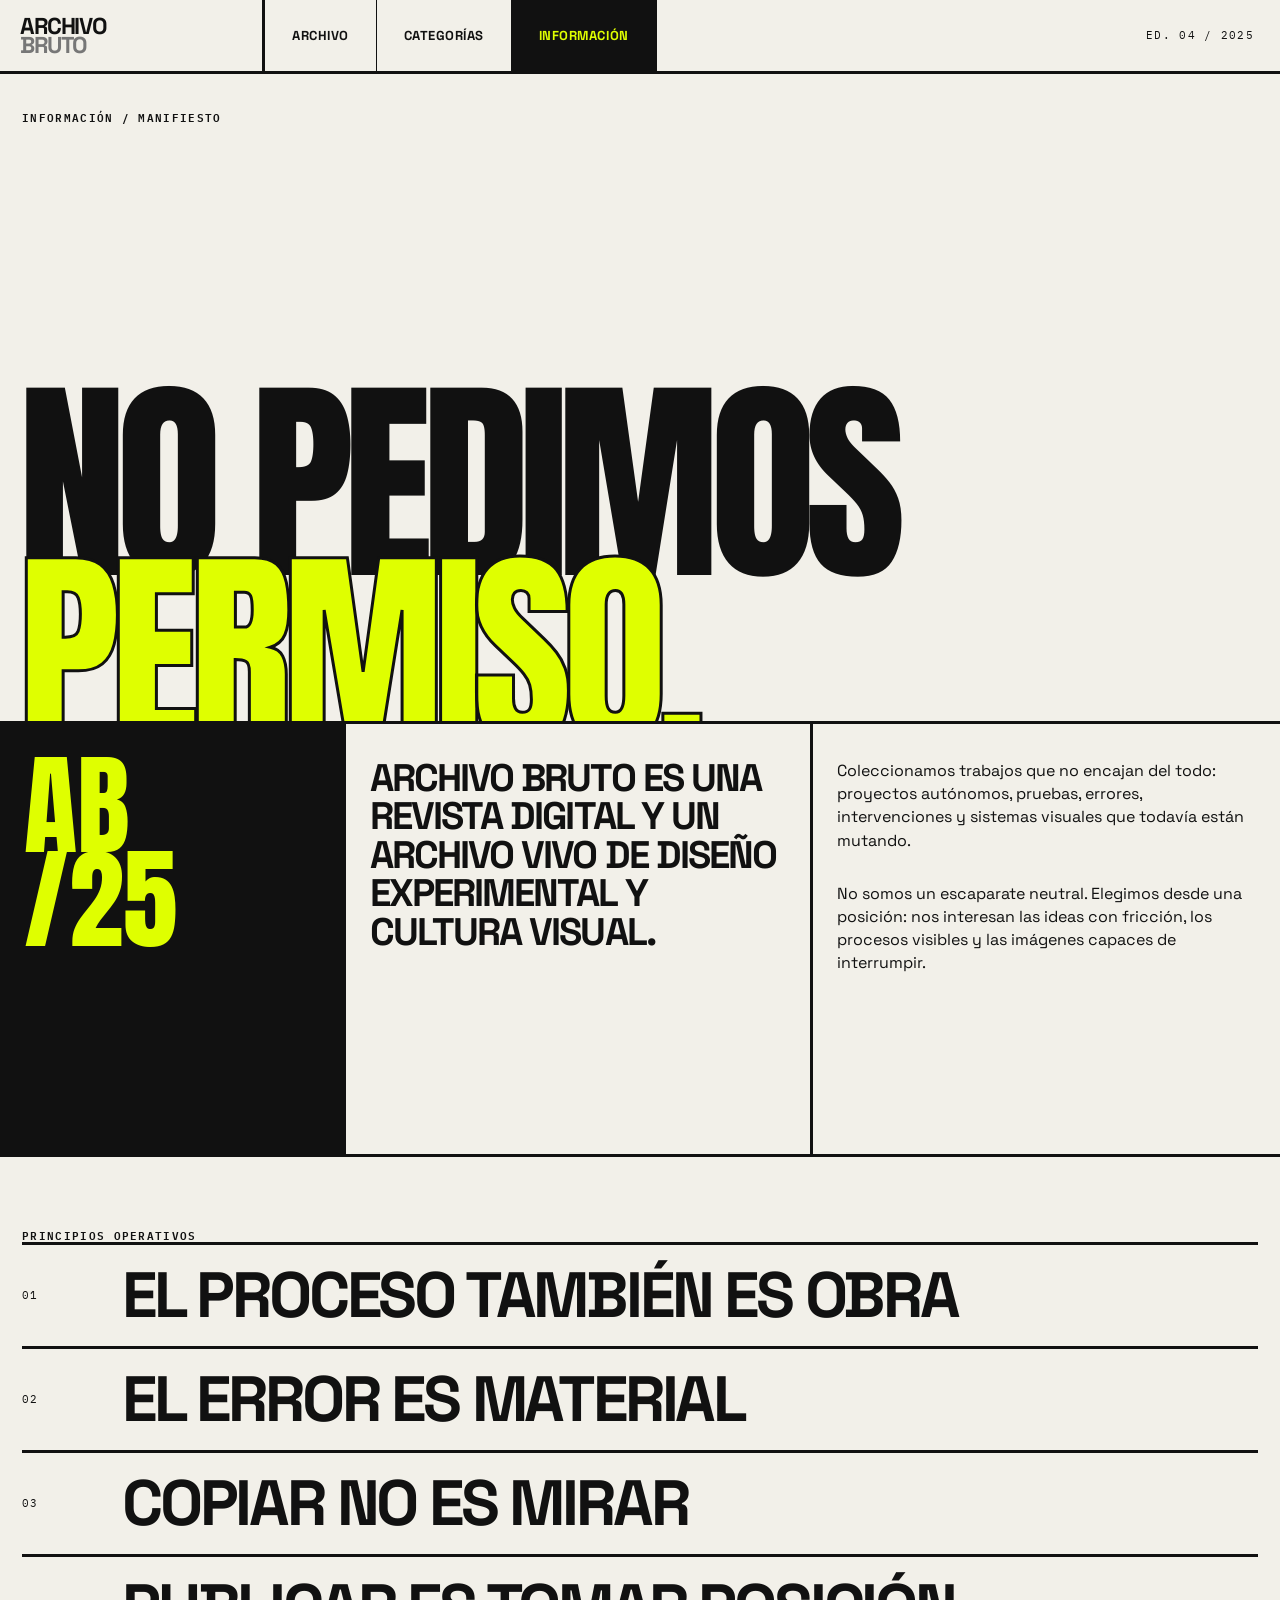
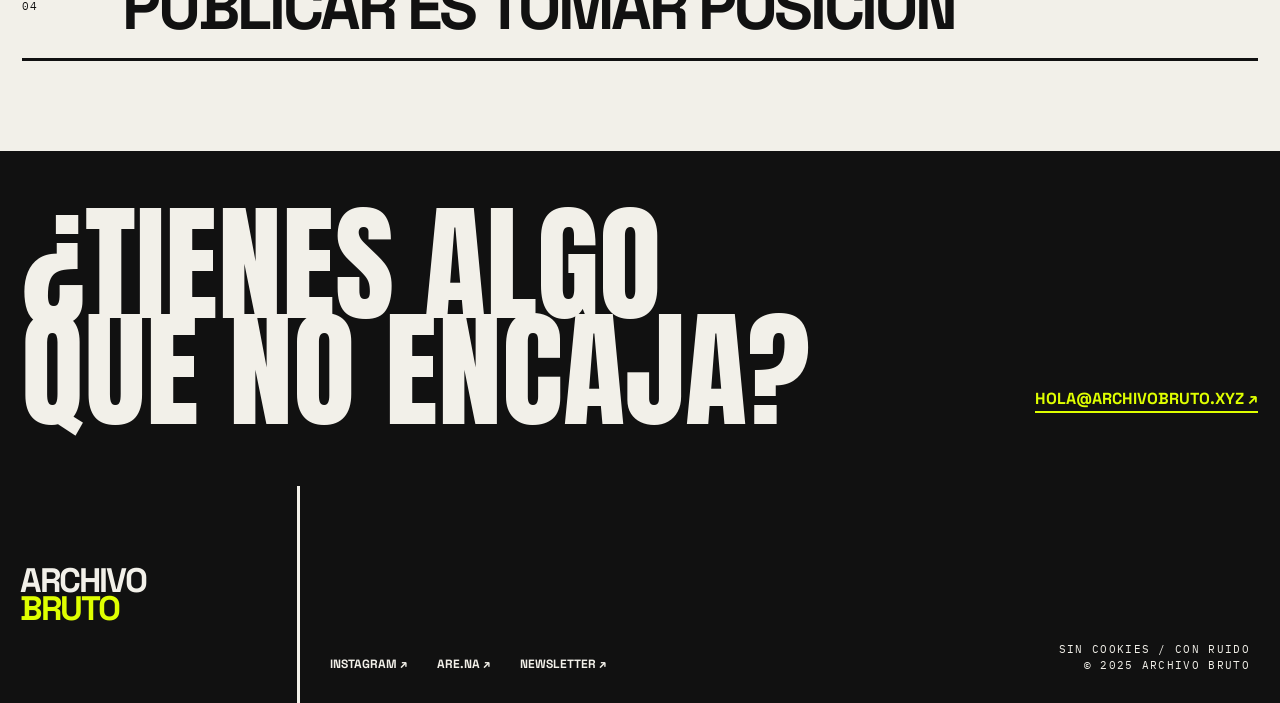
<file: informacion.html>
<!doctype html>
<html lang="es">
  <head>
    <meta charset="UTF-8" />
    <meta name="viewport" content="width=device-width, initial-scale=1.0" />
    <title>ARCHIVO BRUTO — Información</title>
    <link rel="icon" href="./favicon.png" />
    <link rel="stylesheet" href="./css/styles.css" />
    <noscript><style>[data-reveal] { opacity: 1; transform: none; }</style></noscript>
  </head>
  <body>
    <div class="site-shell">
      <header class="header">
        <a class="brand" href="./index.html" aria-label="Ir a inicio">ARCHIVO<span>BRUTO</span></a>
        <nav class="nav" aria-label="Navegación principal">
          <a href="./archivo.html">ARCHIVO</a>
          <a href="./categorias.html">CATEGORÍAS</a>
          <a class="active" href="./informacion.html">INFORMACIÓN</a>
        </nav>
        <button class="menu-toggle" aria-expanded="false" aria-label="Abrir menú">MENÚ +</button>
        <span class="issue mono">ED. 04 / 2025</span>
      </header>
      <main class="page-stage">
        <section class="about">
          <div class="about__hero about__hero--animated">
            <p class="eyebrow">INFORMACIÓN / MANIFIESTO</p>
            <h1>NO PEDIMOS<br /><span>PERMISO.</span></h1>
          </div>
          <div class="about__grid" data-reveal>
            <div class="about__number">AB<br />/25</div>
            <div class="about__lead">
              ARCHIVO BRUTO ES UNA REVISTA DIGITAL Y UN ARCHIVO VIVO DE DISEÑO EXPERIMENTAL Y
              CULTURA VISUAL.
            </div>
            <div class="about__copy">
              <p>
                Coleccionamos trabajos que no encajan del todo: proyectos autónomos, pruebas,
                errores, intervenciones y sistemas visuales que todavía están mutando.
              </p>
              <p>
                No somos un escaparate neutral. Elegimos desde una posición: nos interesan las
                ideas con fricción, los procesos visibles y las imágenes capaces de interrumpir.
              </p>
            </div>
          </div>
          <div class="principles" data-reveal>
            <p class="eyebrow">PRINCIPIOS OPERATIVOS</p>
            <div>
              <span class="mono">01</span>
              <strong>EL PROCESO TAMBIÉN ES OBRA</strong>
            </div>
            <div>
              <span class="mono">02</span>
              <strong>EL ERROR ES MATERIAL</strong>
            </div>
            <div>
              <span class="mono">03</span>
              <strong>COPIAR NO ES MIRAR</strong>
            </div>
            <div>
              <span class="mono">04</span>
              <strong>PUBLICAR ES TOMAR POSICIÓN</strong>
            </div>
          </div>
          <div class="contact-block" data-reveal>
            <p>¿TIENES ALGO<br />QUE NO ENCAJA?</p>
            <a href="mailto:hola@archivobruto.xyz">HOLA@ARCHIVOBRUTO.XYZ ↗</a>
          </div>
        </section>
      </main>
      <footer>
        <a class="brand brand--footer" href="./index.html">ARCHIVO<span>BRUTO</span></a>
        <div class="footer__center">
          <span>INSTAGRAM ↗</span>
          <span>ARE.NA ↗</span>
          <span>NEWSLETTER ↗</span>
        </div>
        <div class="mono footer__end">
          SIN COOKIES / CON RUIDO
          <br />© 2025 ARCHIVO BRUTO
        </div>
      </footer>
    </div>

    <script src="./js/main.js"></script>
  </body>
</html>
</file>
<file: css/styles.css>
@import url("https://fonts.googleapis.com/css2?family=Anton&family=IBM+Plex+Mono:wght@400;500;600&family=Space+Grotesk:wght@400;500;600;700&display=swap");

/* ==========================================================
   RESET
   Tailwind aplicaba esto automáticamente (se llama "preflight").
   Sin Tailwind hay que ponerlo a mano, o el diseño se vería distinto.
   ========================================================== */
*,
::before,
::after {
  box-sizing: border-box;
  margin: 0;
  padding: 0;
  border: 0 solid;
}

html {
  line-height: 1.5;
  -webkit-text-size-adjust: 100%;
  tab-size: 4;
  font-family:
    ui-sans-serif, system-ui, sans-serif, "Apple Color Emoji", "Segoe UI Emoji",
    "Segoe UI Symbol", "Noto Color Emoji";
  -webkit-tap-highlight-color: transparent;
}

h1,
h2,
h3,
h4,
h5,
h6 {
  font-size: inherit;
  font-weight: inherit;
}

a {
  color: inherit;
  text-decoration: inherit;
}

b,
strong {
  font-weight: bolder;
}

ol,
ul,
menu {
  list-style: none;
}

img,
svg,
video,
canvas,
audio,
iframe,
embed,
object {
  display: block;
  vertical-align: middle;
}

img,
video {
  max-width: 100%;
  height: auto;
}

button,
input,
select,
optgroup,
textarea {
  font: inherit;
  letter-spacing: inherit;
  color: inherit;
  border-radius: 0;
  background-color: transparent;
  opacity: 1;
}

::placeholder {
  opacity: 1;
  color: color-mix(in oklab, currentcolor 50%, transparent);
}

/* Necesario para el atributo hidden que usa el JS */
[hidden]:where(:not([hidden="until-found"])) {
  display: none !important;
}

/* ==========================================================
   ESTILOS DEL SITIO (tu index.css original)
   ========================================================== */
:root {
  --black: #111111;
  --paper: #f2f0e9;
  --acid: #dfff00;
  --gray: #777777;
  --border: 3px solid var(--black);
}

/* Base */
* {
  box-sizing: border-box;
}

html {
  scroll-behavior: smooth;
}

body {
  margin: 0;
  min-width: 320px;
  background: var(--paper);
  color: var(--black);
  font-family: "Space Grotesk", sans-serif;
  font-size: 16px;
}

button,
a,
input {
  font: inherit;
}

button,
a {
  color: inherit;
}

button {
  cursor: pointer;
}

::selection {
  background: var(--acid);
  color: var(--black);
}

.site-shell {
  overflow: hidden;
  background: var(--paper);
}

.mono,
.eyebrow {
  font-family: "IBM Plex Mono", monospace;
  font-size: 11px;
  letter-spacing: 0.12em;
  line-height: 1.4;
}

.eyebrow {
  font-weight: 600;
}

.header {
  height: 74px;
  border-bottom: var(--border);
  display: grid;
  grid-template-columns: 265px 1fr 160px;
  align-items: stretch;
  position: relative;
  z-index: 20;
  background: var(--paper);
}

.brand {
  display: flex;
  flex-direction: column;
  justify-content: center;
  border: 0;
  border-right: var(--border);
  background: transparent;
  padding: 0 20px;
  text-align: left;
  text-decoration: none;
  font-family: "Space Grotesk", sans-serif;
  font-weight: 700;
  font-size: 23px;
  letter-spacing: -0.06em;
  line-height: 0.8;
}

.brand span {
  display: block;
  color: var(--gray);
}

.nav {
  display: flex;
  align-items: stretch;
}

.nav a {
  display: flex;
  align-items: center;
  border: 0;
  border-right: 1px solid var(--black);
  background: transparent;
  padding: 0 27px;
  font-weight: 700;
  font-size: 13px;
  letter-spacing: 0.04em;
  text-decoration: none;
}

.nav a:hover,
.nav a.active {
  background: var(--black);
  color: var(--acid);
}

.issue {
  display: flex;
  align-items: center;
  justify-content: center;
}

.menu-toggle {
  display: none;
}

.hero {
  min-height: calc(100svh - 74px);
  padding: 20px 22px 0;
  display: grid;
  grid-template-rows: auto 1fr auto;
  background: var(--paper);
}

.hero__index {
  text-align: right;
}

.hero h1 {
  align-self: center;
  margin: 0 -8px;
  font-family: "Anton", sans-serif;
  font-size: clamp(135px, 20.5vw, 340px);
  font-weight: 400;
  line-height: 0.68;
  letter-spacing: -0.055em;
  white-space: nowrap;
}

.hero h1 span {
  display: block;
  transform: translateX(20.5vw);
  color: transparent;
  -webkit-text-stroke: 4px var(--black);
}

.hero__footer {
  display: grid;
  grid-template-columns: 1fr auto 1fr;
  align-items: end;
  padding-bottom: 22px;
}

.hero__footer p {
  margin: 0;
  font-size: clamp(20px, 2vw, 30px);
  line-height: 0.98;
  font-weight: 700;
  letter-spacing: -0.04em;
}

.hero__stamp {
  text-align: right;
}

.circle-action {
  display: flex;
  align-items: center;
  justify-content: center;
  width: 78px;
  height: 78px;
  border: var(--border);
  border-radius: 50%;
  background: var(--acid);
  font-size: 40px;
  line-height: 1;
  text-decoration: none;
}

.circle-action:hover {
  background: var(--black);
  color: var(--acid);
}

.arrow {
  display: inline-block;
  font-size: 1.4em;
  line-height: 0.7;
  transition: transform 160ms ease;
}

button:hover .arrow--right,
a:hover .arrow--right {
  transform: translateX(7px);
}

button:hover .arrow--left,
a:hover .arrow--left {
  transform: translateX(-7px);
}

button:hover .arrow--down,
a:hover .arrow--down {
  transform: translateY(5px);
}

.ticker {
  border-top: var(--border);
  border-bottom: var(--border);
  background: var(--black);
  color: var(--paper);
  overflow: hidden;
  padding: 13px 0;
  font-family: "Space Grotesk", sans-serif;
  font-weight: 700;
  font-size: 20px;
  white-space: nowrap;
}

.ticker__track {
  display: flex;
  width: max-content;
  animation: ticker 24s linear infinite;
  will-change: transform;
}

.ticker__content {
  display: flex;
  flex-shrink: 0;
}

.ticker__content > span {
  display: inline-flex;
  flex-shrink: 0;
  align-items: center;
}

.ticker b {
  color: var(--acid);
  padding: 0 22px;
}

/* Con 4 copias del contenido, -25% = el ancho exacto de una copia (bucle sin saltos) */
@keyframes ticker {
  to {
    transform: translateX(-25%);
  }
}

.section-pad {
  padding: 80px 22px 100px;
}

.section-heading {
  display: grid;
  grid-template-columns: 160px 1fr auto;
  align-items: start;
  border-bottom: var(--border);
  padding-bottom: 28px;
}

.big-number {
  font-family: "Anton", sans-serif;
  font-size: 120px;
  line-height: 0.78;
  color: var(--acid);
  -webkit-text-stroke: 2px var(--black);
}

.section-heading h2,
.category-block h2 {
  margin: 8px 0 0;
  font-family: "Anton", sans-serif;
  font-size: clamp(62px, 7vw, 104px);
  font-weight: 400;
  line-height: 0.82;
  letter-spacing: -0.03em;
}

/* Separa "SELECCIÓN EDITORIAL" hacia la derecha para que no lo tape la tilde de la Ú de "ÚLTIMOS" */
.section-heading .eyebrow {
  margin-left: clamp(40px, 5vw, 64px);
}

.section-note {
  align-self: end;
  margin: 0;
  font-size: 13px;
  font-weight: 600;
  line-height: 1.3;
}

.featured-grid,
.archive-grid {
  display: grid;
  grid-template-columns: repeat(2, 1fr);
}

.project-card {
  display: block;
  appearance: none;
  width: 100%;
  padding: 18px;
  border: 0;
  border-right: var(--border);
  border-bottom: var(--border);
  background: transparent;
  text-align: left;
  text-decoration: none;
}

.project-card:nth-child(2n) {
  border-right: 0;
}

.project-card--large {
  grid-row: span 2;
}

.project-card__image {
  height: 290px;
  overflow: hidden;
  position: relative;
  background: var(--black);
}

.project-card--large .project-card__image {
  height: 720px;
}

.project-card__image img {
  width: 100%;
  height: 100%;
  object-fit: cover;
  filter: grayscale(1) contrast(1.15);
  transition:
    filter 180ms ease,
    transform 260ms ease;
}

.project-card:hover .project-card__image img {
  filter: grayscale(0) contrast(1.1);
  transform: scale(1.025);
}

.project-card__open {
  position: absolute;
  top: 0;
  right: 0;
  padding: 10px 12px;
  background: var(--acid);
  color: var(--black);
  border-left: 2px solid var(--black);
  border-bottom: 2px solid var(--black);
  font-size: 11px;
  font-weight: 700;
  transform: translateY(-110%);
  transition: transform 160ms ease;
}

.project-card:hover .project-card__open {
  transform: translateY(0);
}

.project-card__meta {
  display: grid;
  grid-template-columns: 45px 1fr auto;
  gap: 10px;
  padding-top: 14px;
}

.project-card__meta h3 {
  margin: 0;
  font-size: 25px;
  line-height: 1;
  letter-spacing: -0.05em;
}

.project-card__meta p {
  margin: 5px 0 0;
  font-size: 12px;
  font-weight: 700;
}

.project-card__side {
  display: flex;
  flex-direction: column;
  align-items: flex-end;
  justify-content: space-between;
  text-align: right;
}

.brutal-link {
  display: flex;
  align-items: center;
  justify-content: space-between;
  width: 100%;
  border: var(--border);
  border-top: 0;
  padding: 22px 28px;
  background: var(--acid);
  font-size: clamp(24px, 3vw, 44px);
  font-weight: 700;
  letter-spacing: -0.04em;
  text-decoration: none;
}

.brutal-link:hover {
  background: var(--black);
  color: var(--acid);
}

.category-block {
  border-top: var(--border);
  border-bottom: var(--border);
  display: grid;
  grid-template-columns: 40% 60%;
  background: var(--black);
  color: var(--paper);
}

.category-block__intro {
  min-height: 650px;
  position: relative;
  padding: 40px 22px;
  border-right: 3px solid var(--paper);
}

.category-block__intro .big-number {
  position: absolute;
  right: 10px;
  bottom: -8px;
  font-size: 240px;
  -webkit-text-stroke-color: var(--paper);
}

.category-list a {
  width: 100%;
  min-height: 130px;
  display: grid;
  grid-template-columns: 70px 1fr auto;
  align-items: center;
  border: 0;
  border-bottom: 1px solid var(--paper);
  padding: 0 30px;
  background: transparent;
  color: var(--paper);
  text-align: left;
  text-decoration: none;
}

.category-list a:last-child {
  border-bottom: 0;
}

.category-list a:hover {
  background: var(--acid);
  color: var(--black);
}

.category-list strong {
  font-size: clamp(27px, 3vw, 48px);
  letter-spacing: -0.05em;
}

.manifesto {
  padding: 110px 22px;
  text-align: center;
}

.manifesto blockquote {
  margin: 40px auto 55px;
  font-family: "Anton", sans-serif;
  font-size: clamp(66px, 10vw, 155px);
  font-weight: 400;
  line-height: 0.83;
  letter-spacing: -0.035em;
}

.manifesto mark {
  background: none;
  color: var(--black);
  padding: 0 0.08em;
}

.manifesto blockquote span {
  color: transparent;
  -webkit-text-stroke: 3px var(--black);
}

.manifesto a {
  display: inline-block;
  border: 0;
  border-bottom: 2px solid var(--black);
  padding: 5px 0;
  background: transparent;
  font-weight: 700;
  text-decoration: none;
}

footer {
  min-height: 220px;
  display: grid;
  grid-template-columns: 300px 1fr 270px;
  background: var(--black);
  color: var(--paper);
  border-top: var(--border);
}

.brand--footer {
  color: var(--paper);
  border-right-color: var(--paper);
  font-size: 34px;
}

.brand--footer span {
  color: var(--acid);
}

.footer__center {
  display: flex;
  align-items: flex-end;
  gap: 30px;
  padding: 30px;
  font-size: 12px;
  font-weight: 700;
}

.footer__center span:hover {
  color: var(--acid);
}

.footer__end {
  align-self: end;
  padding: 30px;
  text-align: right;
}

/* Category directory */
.categories-page__header {
  min-height: 560px;
  position: relative;
  display: grid;
  grid-template-columns: 1fr 320px;
  align-content: end;
  padding: 35px 22px 0;
  border-bottom: var(--border);
  overflow: hidden;
}

.categories-page__header > .eyebrow {
  position: absolute;
  top: 35px;
  left: 22px;
}

.categories-page__header h1 {
  margin: 0 0 -0.08em -0.02em;
  font-family: "Anton", sans-serif;
  font-size: clamp(110px, 18vw, 285px);
  font-weight: 400;
  line-height: 0.78;
  letter-spacing: -0.05em;
  animation: title-enter 900ms 380ms cubic-bezier(0.16, 1, 0.3, 1) both;
}

.categories-page__intro {
  align-self: end;
  margin: 0 0 35px;
  font-size: 20px;
  font-weight: 700;
  line-height: 1.1;
  letter-spacing: -0.035em;
}

.category-directory {
  display: grid;
  grid-template-columns: repeat(2, 1fr);
  padding: 0 22px 100px;
}

.category-directory__item {
  padding: 20px;
  border-right: var(--border);
  border-bottom: var(--border);
  color: var(--black);
  text-decoration: none;
  /* La transición (aparición + fondo/color del hover) está más abajo, junto a .project-card,
     porque la regla [data-reveal] la anulaba si se definía aquí. */
}

.category-directory__item:nth-child(2n) {
  border-right: 0;
}

.category-directory__item:last-child {
  grid-column: 1 / -1;
  border-right: 0;
}

.category-directory__image {
  height: 330px;
  position: relative;
  overflow: hidden;
  background: var(--black);
}

.category-directory__item:last-child .category-directory__image {
  height: 440px;
}

.category-directory__image img {
  width: 100%;
  height: 100%;
  object-fit: cover;
  filter: grayscale(1) contrast(1.15);
  transition:
    filter 180ms ease,
    transform 260ms ease;
}

.category-directory__image > span {
  position: absolute;
  top: 0;
  right: 0;
  padding: 10px 12px;
  border-bottom: 2px solid var(--black);
  border-left: 2px solid var(--black);
  background: var(--acid);
  color: var(--black);
  transform: translateY(-110%);
  transition: transform 160ms ease;
}

.category-directory__content {
  display: grid;
  grid-template-columns: 85px 1fr auto;
  gap: 18px;
  padding-top: 18px;
}

.category-directory__number {
  font-family: "Anton", sans-serif;
  font-size: 70px;
  line-height: 0.8;
  color: var(--acid);
  -webkit-text-stroke: 1.5px var(--black);
}

.category-directory__content h2 {
  margin: 0;
  font-size: clamp(30px, 3vw, 48px);
  line-height: 0.9;
  letter-spacing: -0.055em;
}

.category-directory__content p {
  max-width: 520px;
  margin: 12px 0 0;
  font-family: "IBM Plex Mono", monospace;
  font-size: 10px;
  line-height: 1.4;
  letter-spacing: 0.06em;
}

.category-directory__meta {
  display: flex;
  flex-direction: column;
  align-items: flex-end;
  justify-content: space-between;
  text-align: right;
}

.category-directory__item:hover {
  background: var(--black);
  color: var(--paper);
}

.category-directory__item:hover .category-directory__image img {
  filter: grayscale(0) contrast(1.1);
  transform: scale(1.025);
}

.category-directory__item:hover .category-directory__image > span {
  transform: translateY(0);
}

.category-directory__item:hover .category-directory__number {
  -webkit-text-stroke-color: var(--paper);
}

.category-back {
  display: inline-block;
  margin: 24px 22px 0;
  border-bottom: 1px solid var(--black);
  text-decoration: none;
}

/* Archive */
.archive-page,
.detail,
.about {
  min-height: 80vh;
}

.page-title {
  min-height: 390px;
  position: relative;
  padding: 30px 22px 0;
  border-bottom: var(--border);
  display: flex;
  flex-direction: column;
  justify-content: flex-end;
  overflow: hidden;
}

/* "ÍNDICE GENERAL / 001—∞": las mayúsculas de Anton (0.86em) son más altas que el
   line-height del h1 (0.8), así que sobresalen por arriba y tapaban este texto.
   Se deja un margen inferior proporcional al tamaño del título y se sube en el apilamiento. */
.page-title .eyebrow {
  position: relative;
  z-index: 1;
  margin-bottom: clamp(10px, 1.6vw, 24px);
}

.page-title h1 {
  margin: 0 0 -0.1em -0.02em;
  font-family: "Anton", sans-serif;
  font-size: clamp(100px, 18vw, 290px);
  font-weight: 400;
  line-height: 0.8;
  letter-spacing: -0.05em;
  white-space: nowrap;
}

.result-count {
  position: absolute;
  right: 22px;
  top: 35px;
  background: var(--acid);
  border: 2px solid var(--black);
  padding: 9px 12px;
}

.archive-tools {
  display: grid;
  grid-template-columns: 1fr 330px;
  border-bottom: var(--border);
}

.filters {
  display: flex;
  flex-wrap: wrap;
  padding: 15px 18px;
  gap: 7px;
}

.filters button {
  border: 1px solid var(--black);
  background: transparent;
  padding: 8px 10px;
  font-family: "IBM Plex Mono", monospace;
  font-size: 10px;
  letter-spacing: 0.05em;
}

.filters button:hover,
.filters button.active {
  background: var(--black);
  color: var(--acid);
}

.search {
  display: flex;
  flex-direction: column;
  justify-content: center;
  padding: 12px 18px;
  border-left: var(--border);
}

.search input {
  width: 100%;
  border: 0;
  border-bottom: 2px solid var(--black);
  outline: 0;
  background: transparent;
  padding: 5px 0;
  font-size: 16px;
  font-weight: 700;
}

.archive-grid {
  padding: 0 22px 100px;
}

.archive-grid .project-card {
  padding-top: 28px;
  padding-bottom: 35px;
}

.archive-grid .project-card__image {
  height: min(39vw, 520px);
}

.empty-state {
  min-height: 500px;
  display: flex;
  align-items: center;
  justify-content: center;
  gap: 30px;
}

.empty-state strong {
  font-family: "Anton", sans-serif;
  font-size: 190px;
  color: var(--acid);
  -webkit-text-stroke: 2px var(--black);
}

.empty-state p {
  font-size: 25px;
  font-weight: 700;
}

/* Detail */
.back-link {
  display: inline-block;
  margin: 24px 22px;
  border: 0;
  border-bottom: 1px solid var(--black);
  background: transparent;
  text-decoration: none;
}

.detail__title {
  display: grid;
  grid-template-columns: 24% 1fr;
  align-items: end;
  padding: 30px 22px 35px;
  border-bottom: var(--border);
}

.detail__number {
  font-family: "Anton", sans-serif;
  font-size: clamp(100px, 15vw, 230px);
  line-height: 0.75;
  color: var(--acid);
  -webkit-text-stroke: 2px var(--black);
}

.detail__title h1 {
  margin: 10px 0 -0.08em;
  font-family: "Anton", sans-serif;
  font-size: clamp(90px, 14vw, 220px);
  font-weight: 400;
  line-height: 0.78;
  letter-spacing: -0.045em;
}

.detail__hero {
  height: 78vh;
  min-height: 500px;
  position: relative;
  border-bottom: var(--border);
  background: var(--black);
  overflow: hidden;
}

.detail__hero img {
  width: 100%;
  height: 100%;
  object-fit: cover;
  filter: grayscale(0.5) contrast(1.15);
}

.detail__label {
  position: absolute;
  bottom: 0;
  left: 0;
  padding: 12px 16px;
  border-top: 2px solid var(--black);
  border-right: 2px solid var(--black);
  background: var(--acid);
}

.detail__body {
  display: grid;
  grid-template-columns: 38% 62%;
  border-bottom: var(--border);
}

.detail__body aside {
  padding: 50px 22px;
  border-right: var(--border);
}

.detail__body dl {
  margin: 0;
}

.detail__body dl div {
  display: grid;
  grid-template-columns: 1fr 1.5fr;
  border-top: 1px solid var(--black);
  padding: 13px 0;
}

.detail__body dt {
  font-family: "IBM Plex Mono", monospace;
  font-size: 10px;
  letter-spacing: 0.1em;
}

.detail__body dd {
  margin: 0;
  font-size: 12px;
  font-weight: 700;
}

.detail__copy {
  padding: 50px 5vw 100px;
}

.detail__copy p {
  max-width: 780px;
  margin: 0 0 35px;
  font-size: clamp(24px, 3.2vw, 48px);
  line-height: 1.06;
  letter-spacing: -0.045em;
}

.detail__copy p + p {
  max-width: 590px;
  margin-left: auto;
  font-size: 18px;
  line-height: 1.4;
  letter-spacing: -0.02em;
}

.next-project {
  display: grid;
  grid-template-columns: 1fr 1fr;
  gap: 0 clamp(24px, 4vw, 64px);
  align-items: end;
  padding: 40px 22px 70px;
  background: var(--acid);
}

.next-project a {
  width: 100%;
  display: flex;
  justify-content: space-between;
  border: 0;
  border-bottom: 5px solid var(--black);
  background: transparent;
  padding: 15px 0;
  font-family: "Anton", sans-serif;
  /* Más pequeño que antes porque ahora comparten fila "anterior" y "siguiente" */
  font-size: clamp(40px, 5.8vw, 96px);
  line-height: 0.9;
  text-align: left;
  text-decoration: none;
}

/* "Siguiente" siempre en la columna derecha, incluso cuando "anterior" está oculto (primer proyecto) */
.next-project__item--next {
  grid-column: 2;
}

/* "Anterior": la flecha va a la izquierda y el título justo después */
.next-project__item--prev a {
  justify-content: flex-start;
  gap: 0.25em;
}

/* About */
.about__hero {
  min-height: 650px;
  padding: 35px 22px 0;
  display: flex;
  flex-direction: column;
  justify-content: space-between;
  border-bottom: var(--border);
  overflow: hidden;
}

.about__hero h1 {
  margin: 0 0 -0.08em -0.02em;
  font-family: "Anton", sans-serif;
  font-size: clamp(100px, 17vw, 265px);
  font-weight: 400;
  line-height: 0.78;
  letter-spacing: -0.05em;
}

.about__hero h1 span {
  color: var(--acid);
  -webkit-text-stroke: 3px var(--black);
}

.about__grid {
  display: grid;
  grid-template-columns: 27% 36.5% 36.5%;
  border-bottom: var(--border);
}

.about__grid > div {
  min-height: 430px;
  padding: 35px 24px;
  border-right: var(--border);
}

.about__grid > div:last-child {
  border-right: 0;
}

.about__number {
  background: var(--black);
  color: var(--acid);
  font-family: "Anton", sans-serif;
  font-size: 110px;
  line-height: 0.85;
}

.about__lead {
  font-size: clamp(26px, 3vw, 43px);
  line-height: 1;
  font-weight: 700;
  letter-spacing: -0.05em;
}

.about__copy p {
  max-width: 500px;
  margin: 0 0 30px;
  line-height: 1.45;
}

.principles {
  padding: 70px 22px 90px;
}

.principles > div {
  display: grid;
  grid-template-columns: 100px 1fr;
  align-items: center;
  border-top: var(--border);
  padding: 20px 0;
}

.principles > div:last-child {
  border-bottom: var(--border);
}

.principles strong {
  font-size: clamp(32px, 5vw, 76px);
  line-height: 0.95;
  letter-spacing: -0.05em;
}

.contact-block {
  padding: 60px 22px;
  background: var(--black);
  color: var(--paper);
  display: flex;
  justify-content: space-between;
  align-items: flex-end;
}

.contact-block p {
  margin: 0;
  font-family: "Anton", sans-serif;
  font-size: clamp(65px, 10vw, 150px);
  line-height: 0.83;
}

.contact-block a {
  margin-bottom: 10px;
  color: var(--acid);
  font-weight: 700;
  text-decoration: none;
  border-bottom: 2px solid var(--acid);
}

/* Motion system */
.page-stage {
  position: relative;
  isolation: isolate;
}

.page-stage::after {
  content: "";
  position: fixed;
  z-index: 15;
  inset: 74px 0 0;
  pointer-events: none;
  background: var(--acid);
  animation: page-curtain 720ms cubic-bezier(0.76, 0, 0.24, 1) both;
}

[data-reveal] {
  opacity: 0;
  transform: translateY(52px);
  transition:
    opacity 650ms cubic-bezier(0.16, 1, 0.3, 1),
    transform 800ms cubic-bezier(0.16, 1, 0.3, 1);
}

[data-reveal].is-revealed {
  opacity: 1;
  transform: translateY(0);
}

/* Retraso escalonado SOLO para la animación de aparición (opacity/transform).
   Antes se usaba "transition-delay", que también retrasaba el hover (color, fondo, padding). */
.featured-grid .project-card:nth-child(2),
.archive-grid .project-card:nth-child(2n),
.category-list a:nth-child(2) {
  --reveal-delay: 80ms;
}

.featured-grid .project-card:nth-child(3),
.category-list a:nth-child(3) {
  --reveal-delay: 160ms;
}

.category-list a:nth-child(4) {
  --reveal-delay: 240ms;
}

.category-list a:nth-child(5) {
  --reveal-delay: 320ms;
}

.header {
  animation: header-drop 620ms cubic-bezier(0.16, 1, 0.3, 1) both;
}

.brand span {
  transition:
    color 150ms linear,
    transform 180ms cubic-bezier(0.34, 1.56, 0.64, 1);
}

.brand:hover span {
  color: var(--acid);
  transform: translateX(10px);
}

.hero__index {
  animation: fade-slide-in 650ms 720ms both;
}

.hero h1 {
  animation: hero-impact 900ms 440ms cubic-bezier(0.16, 1, 0.3, 1) both;
}

.hero h1 span {
  --hero-offset: 20.5vw;
  animation: hero-outline-in 950ms 540ms cubic-bezier(0.16, 1, 0.3, 1) both;
}

.hero__footer {
  animation: fade-slide-in 700ms 950ms both;
}

.circle-action {
  animation: action-pulse 2.8s 1.8s ease-in-out infinite;
}

.circle-action:hover {
  animation-play-state: paused;
  transform: rotate(-45deg) scale(1.08);
}

.big-number {
  transition: transform 350ms cubic-bezier(0.34, 1.56, 0.64, 1);
}

.section-heading:hover .big-number,
.category-block__intro:hover .big-number {
  transform: rotate(-7deg) translateY(-8px);
}

.project-card,
.category-directory__item {
  transition:
    opacity 650ms cubic-bezier(0.16, 1, 0.3, 1) var(--reveal-delay, 0ms),
    transform 800ms cubic-bezier(0.16, 1, 0.3, 1) var(--reveal-delay, 0ms),
    background-color 180ms linear 0ms,
    color 180ms linear 0ms;
}

.project-card:hover {
  background: var(--black);
  color: var(--paper);
}

.project-card__meta h3 {
  transition:
    color 150ms linear,
    transform 220ms cubic-bezier(0.16, 1, 0.3, 1);
}

.project-card:hover .project-card__meta h3 {
  color: var(--acid);
  transform: translateX(6px);
}

/* Directorio de categorías: mismo efecto de hover que las tarjetas del archivo */
.category-directory__content h2 {
  transition:
    color 150ms linear,
    transform 220ms cubic-bezier(0.16, 1, 0.3, 1);
}

.category-directory__item:hover .category-directory__content h2 {
  color: var(--acid);
  transform: translateX(6px);
}

.category-directory__number {
  transition: -webkit-text-stroke-color 180ms linear;
}

.category-list a {
  transition:
    opacity 650ms cubic-bezier(0.16, 1, 0.3, 1) var(--reveal-delay, 0ms),
    transform 800ms cubic-bezier(0.16, 1, 0.3, 1) var(--reveal-delay, 0ms),
    background-color 130ms linear 0ms,
    color 130ms linear 0ms,
    padding 220ms cubic-bezier(0.16, 1, 0.3, 1) 0ms;
}

.category-list a:hover {
  padding-left: 44px;
}

/* El resaltado se dibuja con un pseudo-elemento que queda DETRÁS de todo el texto del blockquote
   (z-index: -1 dentro de un contexto de apilamiento propio). Así nunca tapa las letras de la
   línea de arriba o de abajo. Su altura se ajusta a las mayúsculas de Anton (0.86em) en vez de
   a toda la "caja de línea" de la fuente (1.5em), que era lo que invadía "BUSCAMOS". */
.manifesto blockquote {
  position: relative;
  isolation: isolate;
}

.manifesto mark {
  position: relative;
}

.manifesto mark::before {
  content: "";
  position: absolute;
  z-index: -1;
  left: 0;
  right: 0;
  top: 0.3em;
  height: 0.89em;
  background: var(--acid);
  transform: scaleX(0);
  transform-origin: left center;
  transition: transform 900ms 250ms cubic-bezier(0.16, 1, 0.3, 1);
}

.manifesto.is-revealed mark::before {
  transform: scaleX(1);
}

.page-title--animated h1,
.about__hero--animated h1 {
  animation: title-enter 900ms 380ms cubic-bezier(0.16, 1, 0.3, 1) both;
}

.result-count {
  animation: count-pop 550ms 1s cubic-bezier(0.34, 1.56, 0.64, 1) both;
}

.detail__hero--animated {
  animation: image-window 1s 500ms cubic-bezier(0.76, 0, 0.24, 1) both;
}

.detail__hero--animated img {
  animation: image-zoom-out 1.4s 500ms cubic-bezier(0.16, 1, 0.3, 1) both;
}

.principles > div {
  transition:
    background-color 160ms linear,
    padding 240ms cubic-bezier(0.16, 1, 0.3, 1);
}

.principles > div:hover {
  padding-right: 18px;
  padding-left: 18px;
  background: var(--acid);
}

@keyframes page-curtain {
  0% {
    transform: scaleX(1);
    transform-origin: left center;
  }
  48% {
    transform: scaleX(1);
    transform-origin: right center;
  }
  100% {
    transform: scaleX(0);
    transform-origin: right center;
  }
}

@keyframes header-drop {
  from {
    transform: translateY(-100%);
  }
  to {
    transform: translateY(0);
  }
}

@keyframes fade-slide-in {
  from {
    opacity: 0;
    transform: translateY(18px);
  }
  to {
    opacity: 1;
    transform: translateY(0);
  }
}

@keyframes hero-impact {
  from {
    opacity: 0;
    letter-spacing: -0.12em;
    transform: translateY(90px) scaleY(1.18);
  }
  to {
    opacity: 1;
    letter-spacing: -0.055em;
    transform: translateY(0) scaleY(1);
  }
}

@keyframes hero-outline-in {
  from {
    opacity: 0;
    transform: translateX(calc(var(--hero-offset) + 14vw));
  }
  to {
    opacity: 1;
    transform: translateX(var(--hero-offset));
  }
}

@keyframes action-pulse {
  0%,
  100% {
    transform: scale(1);
  }
  50% {
    transform: scale(1.08);
  }
}

@keyframes title-enter {
  from {
    opacity: 0;
    letter-spacing: -0.1em;
    transform: translateX(-12vw);
  }
  to {
    opacity: 1;
    letter-spacing: -0.05em;
    transform: translateX(0);
  }
}

@keyframes count-pop {
  from {
    opacity: 0;
    transform: scale(0) rotate(12deg);
  }
  to {
    opacity: 1;
    transform: scale(1) rotate(0);
  }
}

@keyframes image-window {
  from {
    clip-path: inset(0 0 100% 0);
  }
  to {
    clip-path: inset(0);
  }
}

@keyframes image-zoom-out {
  from {
    transform: scale(1.18);
  }
  to {
    transform: scale(1);
  }
}

@media (max-width: 800px) {
  .page-stage::after {
    inset: 62px 0 0;
  }

  .header {
    height: 62px;
    grid-template-columns: 1fr auto;
  }

  .brand {
    border-right: 0;
    font-size: 18px;
  }

  .issue {
    display: none;
  }

  .menu-toggle {
    display: block;
    border: 0;
    border-left: 2px solid var(--black);
    background: var(--acid);
    padding: 0 15px;
    font-size: 12px;
    font-weight: 700;
  }

  .nav {
    display: none;
    position: absolute;
    top: 62px;
    left: 0;
    right: 0;
    background: var(--black);
    color: var(--paper);
    flex-direction: column;
  }

  .nav--open {
    display: flex;
  }

  .nav a {
    min-height: 66px;
    text-align: left;
    border-right: 0;
    border-bottom: 1px solid var(--paper);
  }

  .hero {
    min-height: calc(100svh - 62px);
    padding: 16px 14px 20px;
  }

  .hero h1 {
    font-size: 34vw;
    line-height: 0.76;
    white-space: normal;
  }

  .hero h1 span {
    --hero-offset: 10vw;
    transform: translateX(10vw);
    -webkit-text-stroke-width: 2px;
  }

  .hero__footer {
    grid-template-columns: 1fr auto;
  }

  .hero__stamp {
    display: none;
  }

  .circle-action {
    width: 62px;
    height: 62px;
  }

  .ticker {
    font-size: 15px;
  }

  .section-pad {
    padding: 55px 14px 70px;
  }

  .section-heading {
    grid-template-columns: 85px 1fr;
  }

  .big-number {
    font-size: 75px;
  }

  .section-note {
    display: none;
  }

  .featured-grid,
  .archive-grid {
    grid-template-columns: 1fr;
  }

  .project-card,
  .project-card:nth-child(2n) {
    border-right: 0;
    padding: 14px 0 25px;
  }

  .project-card--large .project-card__image,
  .project-card__image,
  .archive-grid .project-card__image {
    height: 75vw;
    min-height: 270px;
    max-height: 480px;
  }

  .project-card__meta {
    grid-template-columns: 34px 1fr;
  }

  .project-card__side {
    display: none;
  }

  .category-block {
    grid-template-columns: 1fr;
  }

  .category-block__intro {
    min-height: 380px;
    border-right: 0;
    border-bottom: 3px solid var(--paper);
  }

  .category-block__intro .big-number {
    font-size: 150px;
  }

  .category-list a {
    min-height: 92px;
    grid-template-columns: 42px 1fr auto;
    padding: 0 15px;
  }

  .manifesto {
    padding: 75px 14px;
  }

  .manifesto blockquote {
    text-align: left;
  }

  footer {
    min-height: 320px;
    grid-template-columns: 1fr;
  }

  .brand--footer {
    min-height: 110px;
    border-right: 0;
    border-bottom: 1px solid var(--paper);
  }

  .footer__center {
    align-items: center;
    padding: 20px;
  }

  .footer__end {
    text-align: left;
    padding: 20px;
  }

  .categories-page__header {
    min-height: 480px;
    grid-template-columns: 1fr;
    padding: 28px 14px 0;
  }

  .categories-page__header > .eyebrow {
    top: 28px;
    left: 14px;
  }

  .categories-page__header h1 {
    font-size: 28vw;
  }

  .categories-page__intro {
    max-width: 280px;
    margin: 28px 0 25px;
    font-size: 16px;
  }

  .category-directory {
    grid-template-columns: 1fr;
    padding: 0 14px 70px;
  }

  .category-directory__item,
  .category-directory__item:nth-child(2n),
  .category-directory__item:last-child {
    grid-column: auto;
    padding: 14px 0 24px;
    border-right: 0;
  }

  .category-directory__image,
  .category-directory__item:last-child .category-directory__image {
    height: 72vw;
    min-height: 280px;
    max-height: 450px;
  }

  .category-directory__content {
    grid-template-columns: 58px 1fr;
    gap: 10px;
  }

  .category-directory__number {
    font-size: 50px;
  }

  .category-directory__content h2 {
    font-size: 31px;
  }

  .category-directory__meta {
    grid-column: 2;
    flex-direction: row;
    align-items: center;
  }

  .category-back {
    margin: 20px 14px 0;
  }

  .page-title {
    min-height: 310px;
    padding: 20px 14px 0;
  }

  .page-title h1 {
    font-size: 27vw;
    white-space: normal;
    overflow-wrap: anywhere;
  }

  .result-count {
    top: 20px;
    right: 14px;
  }

  .archive-tools {
    grid-template-columns: 1fr;
  }

  .filters {
    padding: 12px;
  }

  .search {
    border-left: 0;
    border-top: var(--border);
  }

  .archive-grid {
    padding: 0 14px 70px;
  }

  .detail__title {
    grid-template-columns: 1fr;
    padding: 25px 14px;
  }

  .detail__number {
    font-size: 100px;
  }

  .detail__title h1 {
    font-size: 25vw;
    overflow-wrap: anywhere;
  }

  .detail__hero {
    height: 62vh;
  }

  .detail__body {
    grid-template-columns: 1fr;
  }

  .detail__body aside {
    border-right: 0;
    border-bottom: var(--border);
    padding: 35px 14px;
  }

  .detail__copy {
    padding: 40px 14px 70px;
  }

  .next-project {
    grid-template-columns: 1fr;
    gap: 40px;
    padding: 35px 14px 50px;
  }

  .next-project__item--next {
    grid-column: auto;
    order: -1;
  }

  .next-project a {
    font-size: clamp(44px, 13vw, 90px);
  }

  .about__hero {
    min-height: 520px;
    padding: 28px 14px 0;
  }

  .about__hero h1 {
    font-size: 28vw;
  }

  .about__grid {
    grid-template-columns: 1fr;
  }

  .about__grid > div {
    min-height: auto;
    border-right: 0;
    border-bottom: var(--border);
    padding: 35px 14px;
  }

  .about__number {
    font-size: 90px;
  }

  .principles {
    padding: 55px 14px 70px;
  }

  .principles > div {
    grid-template-columns: 45px 1fr;
  }

  .contact-block {
    padding: 55px 14px;
    align-items: flex-start;
    flex-direction: column;
    gap: 50px;
  }
}

@media (prefers-reduced-motion: reduce) {
  * {
    scroll-behavior: auto !important;
    animation-duration: 0.01ms !important;
    animation-iteration-count: 1 !important;
    transition-duration: 0.01ms !important;
  }

  .ticker__track {
    animation: none;
  }

  [data-reveal] {
    opacity: 1;
    transform: none;
  }

  .page-stage::after {
    display: none;
  }
}
</file>
